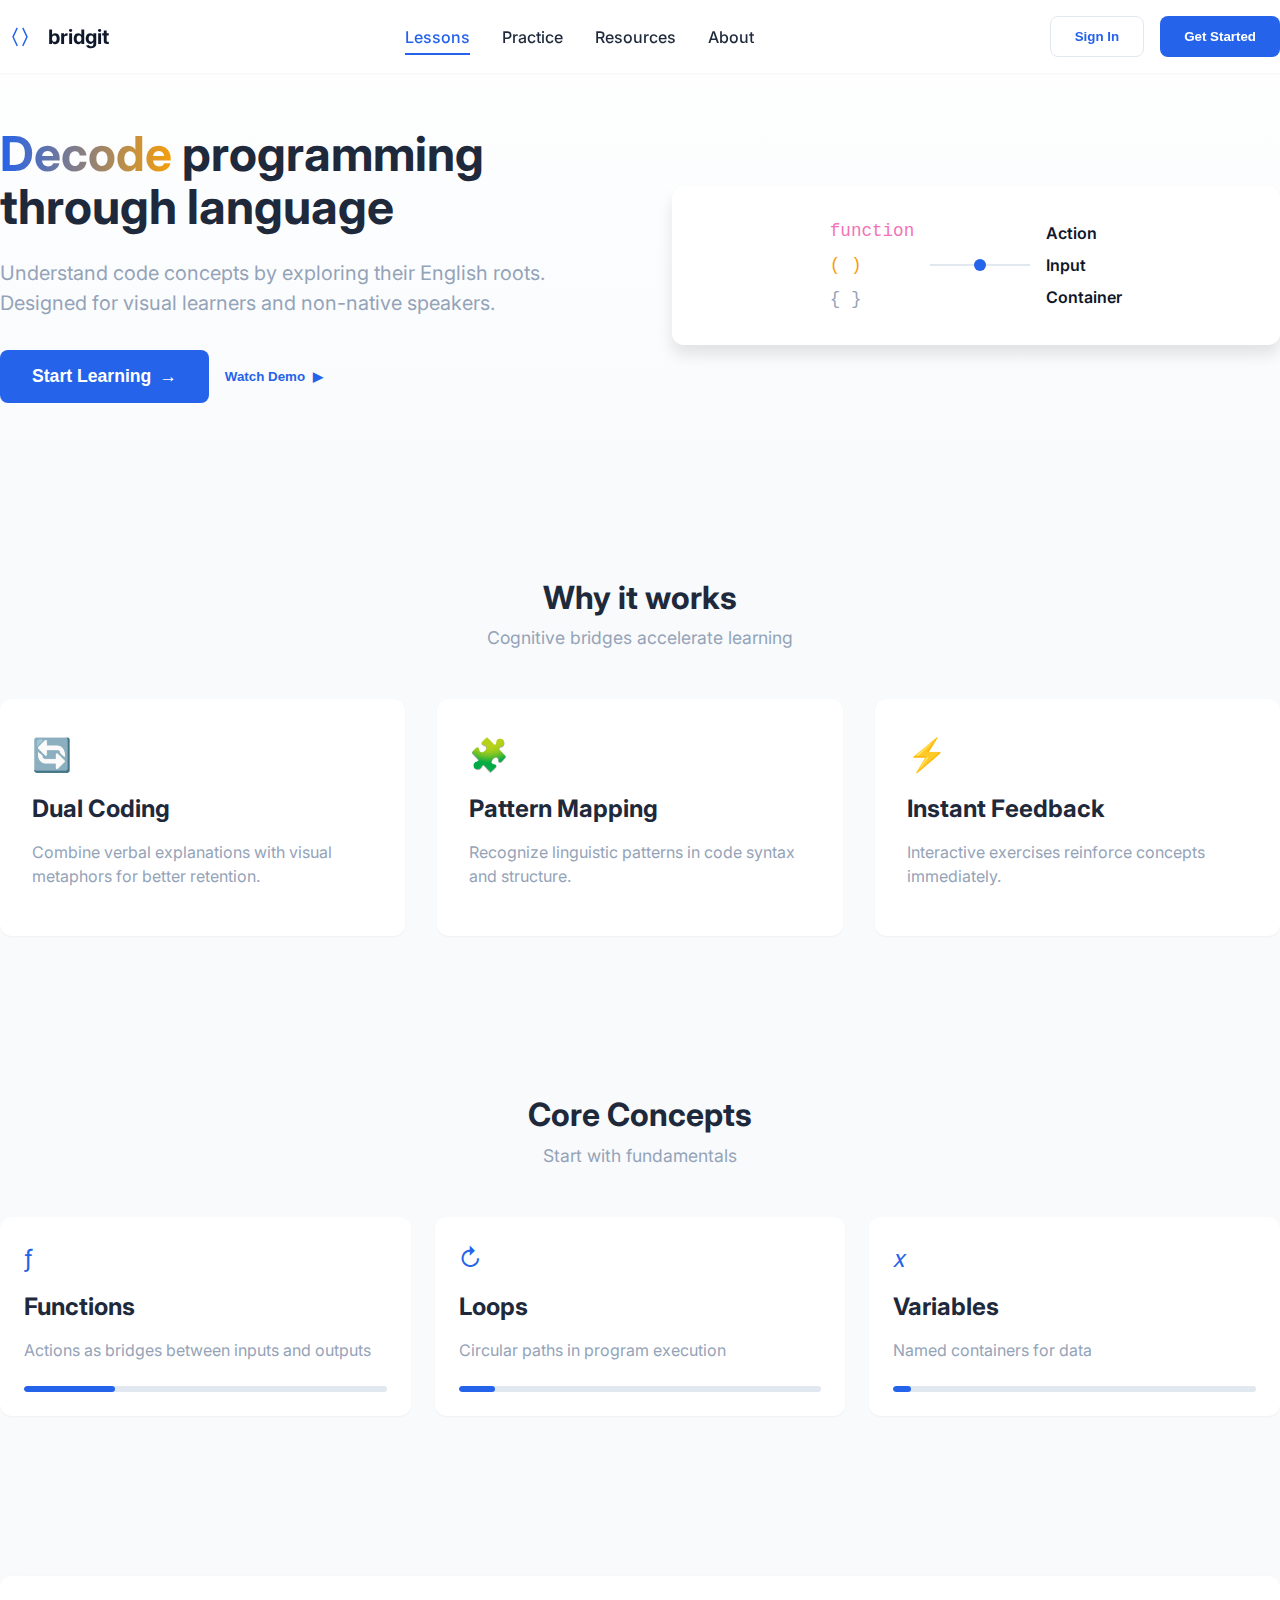
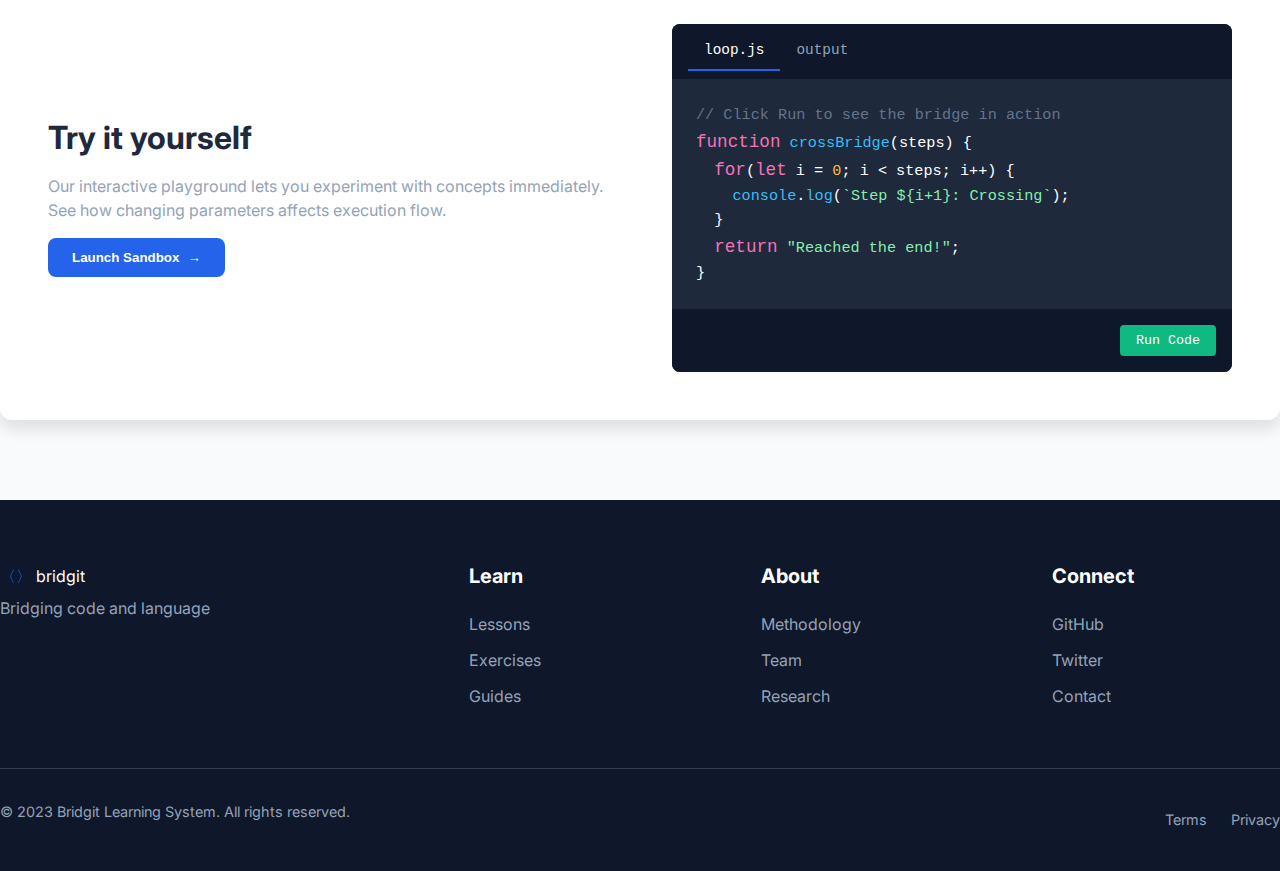
<file: index.html>
<!DOCTYPE html>
<html lang="en">
<head>
    <meta charset="UTF-8">
    <meta name="viewport" content="width=device-width, initial-scale=1.0">
    <title>Bridgit | Code ⇄ Language</title>
    <link rel="stylesheet" href="style.css">
    <link rel="preconnect" href="https://fonts.googleapis.com">
    <link rel="preconnect" href="https://fonts.gstatic.com" crossorigin>
    <link href="https://fonts.googleapis.com/css2?family=Inter:wght@400;500;600;700&display=swap" rel="stylesheet">
</head>
<body>
<!-- Navigation -->
<nav class="navbar">
    <div class="nav-container">
        <a href="#" class="logo">
            <span class="logo-icon">〈〉</span>
            <span class="logo-text">bridgit</span>
        </a>

        <div class="nav-links">
            <a href="#lessons" class="nav-link active">Lessons</a>
            <a href="#practice" class="nav-link">Practice</a>
            <a href="#resources" class="nav-link">Resources</a>
            <a href="#about" class="nav-link">About</a>
        </div>

        <div class="nav-actions">
            <button class="btn btn-secondary">Sign In</button>
            <button class="btn btn-primary">Get Started</button>
        </div>

        <button class="mobile-menu-btn">
            <span class="menu-line"></span>
            <span class="menu-line"></span>
        </button>
    </div>
</nav>

<!-- Hero Section -->
<section class="hero">
    <div class="hero-container">
        <div class="hero-content">
            <h1 class="hero-title">
                <span class="text-gradient">Decode</span> programming<br>
                through language
            </h1>
            <p class="hero-subtitle">
                Understand code concepts by exploring their English roots.<br>
                Designed for visual learners and non-native speakers.
            </p>
            <div class="hero-cta">
                <button class="btn btn-primary btn-lg">
                    Start Learning
                    <span class="arrow-icon">→</span>
                </button>
                <button class="btn btn-text">
                    Watch Demo
                    <span class="play-icon">▶</span>
                </button>
            </div>
        </div>

        <div class="hero-visual">
            <div class="code-bridge">
                <div class="code-side">
                    <span class="code-keyword">function</span>
                    <span class="code-symbol">( )</span>
                    <span class="code-brace">{ }</span>
                </div>
                <div class="bridge-line">
                    <div class="bridge-dot"></div>
                </div>
                <div class="language-side">
                    <span class="language-word">Action</span>
                    <span class="language-word">Input</span>
                    <span class="language-word">Container</span>
                </div>
            </div>
        </div>
    </div>
</section>

<!-- Features Grid -->
<section class="features">
    <div class="section-header">
        <h2 class="section-title">Why it works</h2>
        <p class="section-subtitle">Cognitive bridges accelerate learning</p>
    </div>

    <div class="features-grid">
        <div class="feature-card">
            <div class="feature-icon">🔄</div>
            <h3>Dual Coding</h3>
            <p>Combine verbal explanations with visual metaphors for better retention.</p>
        </div>

        <div class="feature-card">
            <div class="feature-icon">🧩</div>
            <h3>Pattern Mapping</h3>
            <p>Recognize linguistic patterns in code syntax and structure.</p>
        </div>

        <div class="feature-card">
            <div class="feature-icon">⚡</div>
            <h3>Instant Feedback</h3>
            <p>Interactive exercises reinforce concepts immediately.</p>
        </div>
    </div>
</section>

<!-- Lessons Preview -->
<section id="lessons" class="lessons">
    <div class="section-header">
        <h2 class="section-title">Core Concepts</h2>
        <p class="section-subtitle">Start with fundamentals</p>
    </div>

    <div class="lessons-grid">
        <a href="lessons/functions.html" class="lesson-card">
            <div class="lesson-icon">ƒ</div>
            <h3>Functions</h3>
            <p>Actions as bridges between inputs and outputs</p>
            <div class="progress-bar">
                <div class="progress-fill" style="width: 25%"></div>
            </div>
        </a>

        <a href="lessons/loops.html" class="lesson-card">
            <div class="lesson-icon">↻</div>
            <h3>Loops</h3>
            <p>Circular paths in program execution</p>
            <div class="progress-bar">
                <div class="progress-fill" style="width: 10%"></div>
            </div>
        </a>

        <a href="lessons/variables.html" class="lesson-card">
            <div class="lesson-icon">𝑥</div>
            <h3>Variables</h3>
            <p>Named containers for data</p>
            <div class="progress-bar">
                <div class="progress-fill" style="width: 5%"></div>
            </div>
        </a>
    </div>
</section>

<!-- Interactive Demo -->
<section id="practice" class="demo">
    <div class="demo-container">
        <div class="demo-content">
            <h2 class="demo-title">Try it yourself</h2>
            <p class="demo-text">
                Our interactive playground lets you experiment with concepts immediately.
                See how changing parameters affects execution flow.
            </p>
            <button class="btn btn-primary">
                Launch Sandbox
                <span class="arrow-icon">→</span>
            </button>
        </div>

        <div class="demo-visual">
            <div class="code-editor">
                <div class="editor-tabs">
                    <span class="tab active">loop.js</span>
                    <span class="tab">output</span>
                </div>
                <pre class="code-preview">
<span class="code-comment">// Click Run to see the bridge in action</span>
<span class="code-keyword">function</span> <span class="code-function">crossBridge</span>(steps) {
  <span class="code-keyword">for</span>(<span class="code-keyword">let</span> i = <span class="code-number">0</span>; i < steps; i++) {
    <span class="code-function">console</span>.<span class="code-function">log</span>(<span class="code-string">`Step ${i+1}: Crossing`</span>);
  }
  <span class="code-keyword">return</span> <span class="code-string">"Reached the end!"</span>;
}</pre>
                <div class="editor-footer">
                    <button class="run-btn">Run Code</button>
                </div>
            </div>
        </div>
    </div>
</section>

<!-- Footer -->
<footer class="footer">
    <div class="footer-container">
        <div class="footer-brand">
            <span class="logo-icon">〈〉</span>
            <span class="logo-text">bridgit</span>
            <p class="footer-tagline">Bridging code and language</p>
        </div>

        <div class="footer-links">
            <div class="link-group">
                <h4>Learn</h4>
                <a href="#">Lessons</a>
                <a href="#">Exercises</a>
                <a href="#">Guides</a>
            </div>

            <div class="link-group">
                <h4>About</h4>
                <a href="#">Methodology</a>
                <a href="#">Team</a>
                <a href="#">Research</a>
            </div>

            <div class="link-group">
                <h4>Connect</h4>
                <a href="#">GitHub</a>
                <a href="#">Twitter</a>
                <a href="#">Contact</a>
            </div>
        </div>
    </div>

    <div class="footer-bottom">
        <p>© 2023 Bridgit Learning System. All rights reserved.</p>
        <div class="legal-links">
            <a href="#">Terms</a>
            <a href="#">Privacy</a>
        </div>
    </div>
</footer>

<script src="script.js"></script>
</body>
</html>
</file>
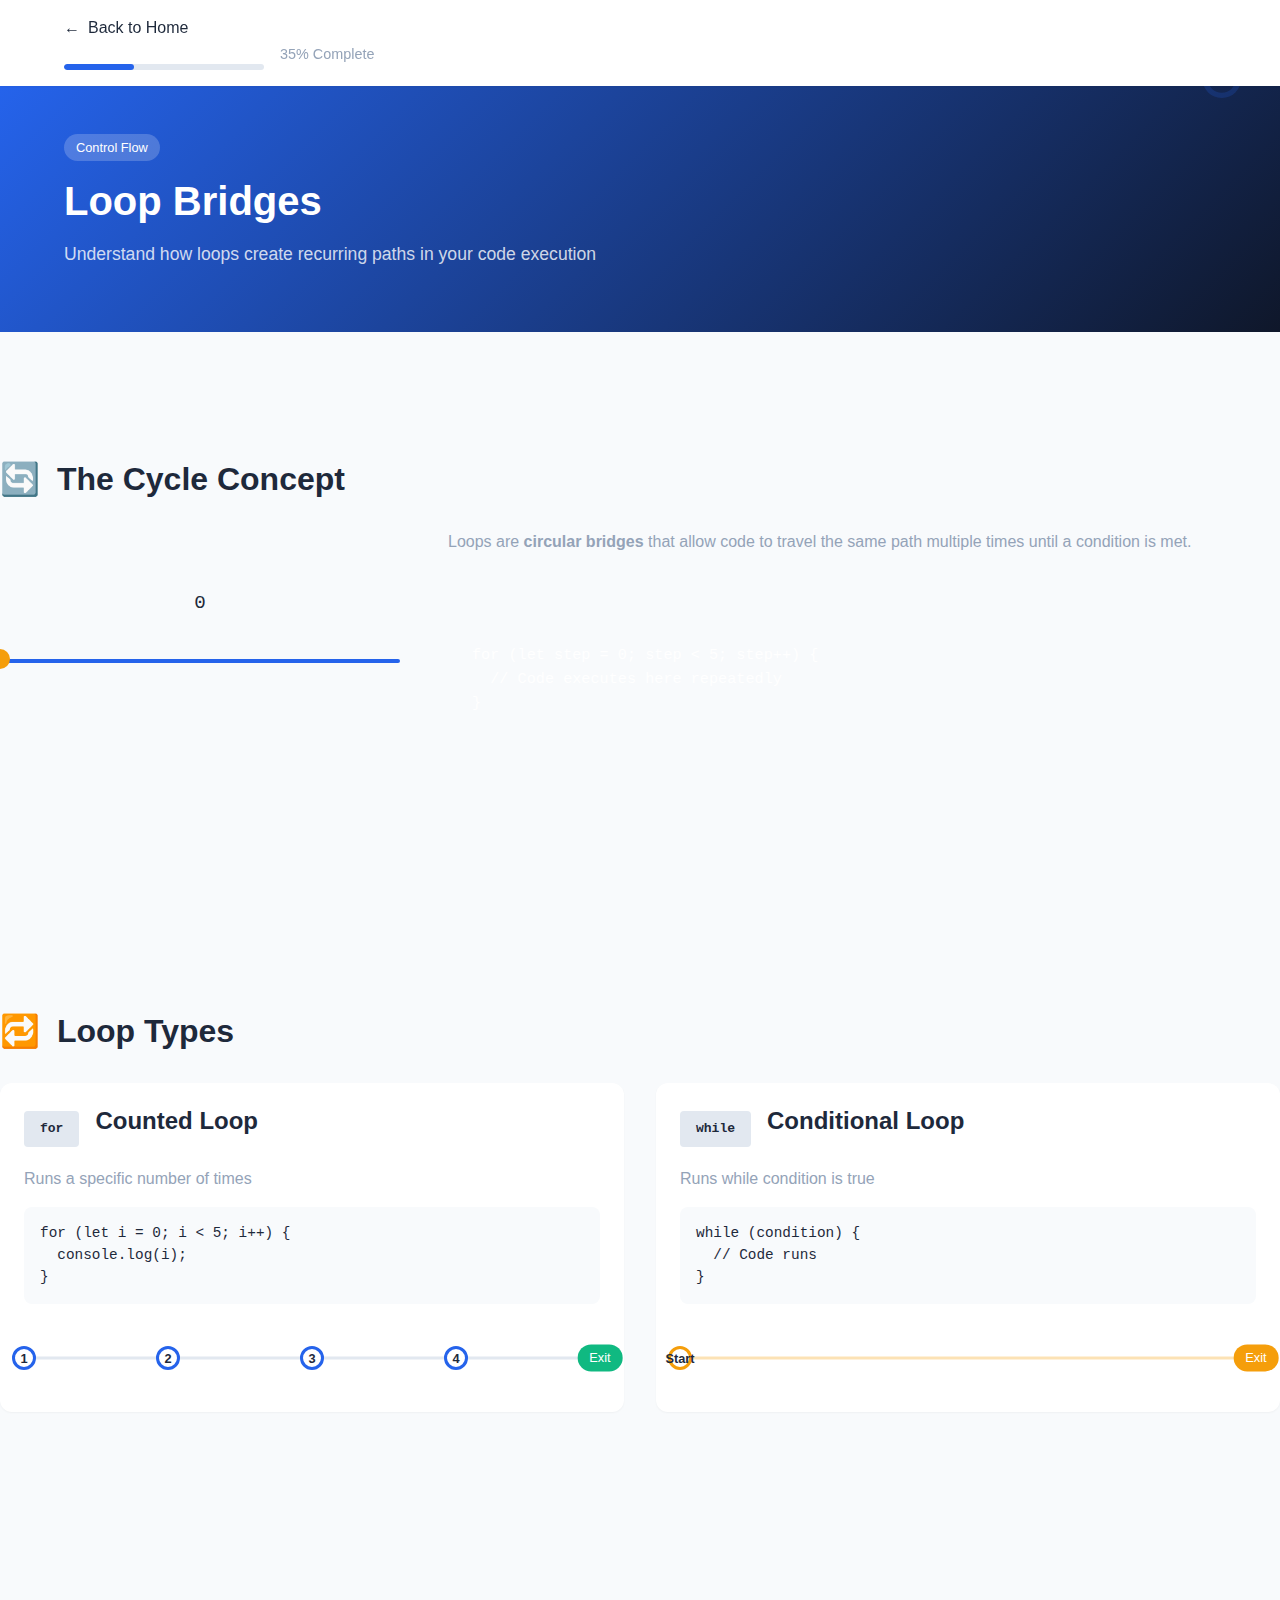
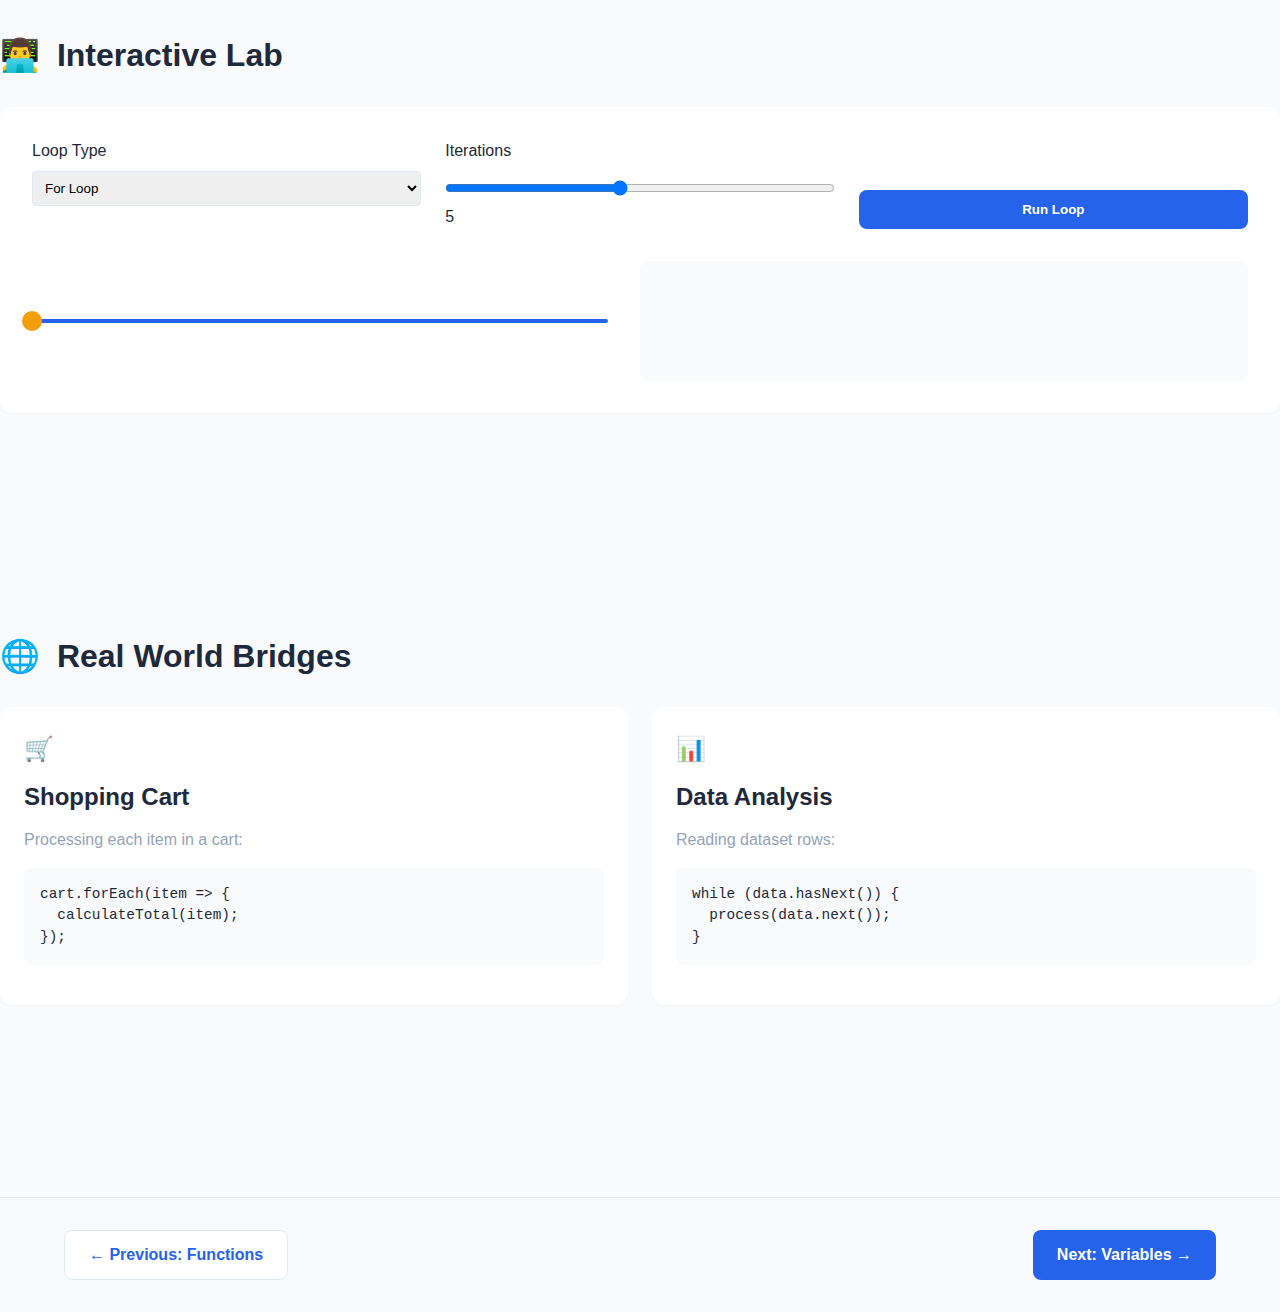
<file: lessons/loops.html>
<!DOCTYPE html>
<html lang="en">
<head>
    <meta charset="UTF-8">
    <meta name="viewport" content="width=device-width, initial-scale=1.0">
    <title>Loop Bridges | Bridgit</title>
    <link rel="stylesheet" href="../style.css">
    <link rel="stylesheet" href="../lessons/lesson-styles.css">
</head>
<body>
<!-- Lesson Navigation -->
<nav class="lesson-nav">
    <div class="container">
        <a href="../index.html" class="back-btn">
            <span class="arrow-icon">←</span> Back to Home
        </a>
        <div class="lesson-progress">
            <div class="progress-bar">
                <div class="progress-fill" style="width: 35%"></div>
            </div>
            <span>35% Complete</span>
        </div>
    </div>
</nav>

<!-- Lesson Header -->
<header class="lesson-header">
    <div class="container">
        <div class="lesson-meta">
            <span class="lesson-category">Control Flow</span>
            <h1>Loop Bridges</h1>
            <p class="lesson-description">Understand how loops create recurring paths in your code execution</p>
        </div>
        <div class="lesson-icon">↻</div>
    </div>
</header>

<!-- Lesson Content -->
<main class="lesson-container">
    <section class="lesson-section">
        <h2><span class="section-icon">🔄</span> The Cycle Concept</h2>

        <div class="concept-visualization">
            <div class="loop-animation">
                <div class="loop-path"></div>
                <div class="loop-runner"></div>
                <div class="loop-counter">0</div>
            </div>
            <div class="concept-explanation">
                <p>Loops are <strong>circular bridges</strong> that allow code to travel the same path multiple times until a condition is met.</p>
                <div class="code-preview">
            <pre><code>for (let step = 0; step < 5; step++) {
  // Code executes here repeatedly
}</code></pre>
                </div>
            </div>
        </div>
    </section>

    <section class="lesson-section">
        <h2><span class="section-icon">🔁</span> Loop Types</h2>

        <div class="loop-types-grid">
            <div class="loop-card">
                <div class="loop-header">
                    <div class="loop-icon">for</div>
                    <h3>Counted Loop</h3>
                </div>
                <p>Runs a specific number of times</p>
                <div class="code-compact">
            <pre><code>for (let i = 0; i < 5; i++) {
  console.log(i);
}</code></pre>
                </div>
                <div class="loop-visual">
                    <div class="loop-line"></div>
                    <div class="loop-point" style="--pos: 0%">1</div>
                    <div class="loop-point" style="--pos: 25%">2</div>
                    <div class="loop-point" style="--pos: 50%">3</div>
                    <div class="loop-point" style="--pos: 75%">4</div>
                    <div class="loop-exit">Exit</div>
                </div>
            </div>

            <div class="loop-card">
                <div class="loop-header">
                    <div class="loop-icon">while</div>
                    <h3>Conditional Loop</h3>
                </div>
                <p>Runs while condition is true</p>
                <div class="code-compact">
            <pre><code>while (condition) {
  // Code runs
}</code></pre>
                </div>
                <div class="loop-visual">
                    <div class="loop-line conditional"></div>
                    <div class="loop-point conditional">Start</div>
                    <div class="loop-exit conditional">Exit</div>
                </div>
            </div>
        </div>
    </section>

    <section class="lesson-section interactive-section">
        <h2><span class="section-icon">👨‍💻</span> Interactive Lab</h2>

        <div class="interactive-lab">
            <div class="lab-controls">
                <div class="control-group">
                    <label>Loop Type</label>
                    <select id="loop-type-select">
                        <option value="for">For Loop</option>
                        <option value="while">While Loop</option>
                    </select>
                </div>

                <div class="control-group">
                    <label>Iterations</label>
                    <input type="range" id="loop-iterations" min="1" max="10" value="5">
                    <span id="iterations-display">5</span>
                </div>

                <button class="btn btn-primary" id="run-loop-btn">
                    Run Loop
                </button>
            </div>

            <div class="lab-visualization">
                <div class="loop-animation-container">
                    <div class="dynamic-loop-path"></div>
                    <div class="dynamic-loop-runner"></div>
                </div>
                <div class="loop-console" id="loop-output"></div>
            </div>
        </div>
    </section>

    <section class="lesson-section real-world-section">
        <h2><span class="section-icon">🌐</span> Real World Bridges</h2>

        <div class="example-cards">
            <div class="example-card">
                <div class="example-icon">🛒</div>
                <h3>Shopping Cart</h3>
                <p>Processing each item in a cart:</p>
                <div class="code-compact">
            <pre><code>cart.forEach(item => {
  calculateTotal(item);
});</code></pre>
                </div>
            </div>

            <div class="example-card">
                <div class="example-icon">📊</div>
                <h3>Data Analysis</h3>
                <p>Reading dataset rows:</p>
                <div class="code-compact">
            <pre><code>while (data.hasNext()) {
  process(data.next());
}</code></pre>
                </div>
            </div>
        </div>
    </section>
</main>

<!-- Lesson Navigation Footer -->
<footer class="lesson-footer">
    <div class="container">
        <a href="functions.html" class="btn btn-secondary">
            ← Previous: Functions
        </a>
        <a href="variables.html" class="btn btn-primary">
            Next: Variables →
        </a>
    </div>
</footer>

<script src="../lessons/lesson-scripts.js"></script>
</body>
</html>
</file>
<file: style.css>
/* Base Styles */
:root {
    --primary: #2563eb;
    --primary-light: #3b82f6;
    --secondary: #f59e0b;
    --dark: #1e293b;
    --darker: #0f172a;
    --light: #f8fafc;
    --gray: #94a3b8;
    --light-gray: #e2e8f0;
    --success: #10b981;

    --shadow-sm: 0 1px 2px rgba(0,0,0,0.04);
    --shadow-md: 0 4px 6px rgba(0,0,0,0.1);
    --shadow-lg: 0 10px 15px rgba(0,0,0,0.1);

    --radius-sm: 4px;
    --radius-md: 8px;
    --radius-lg: 12px;

    --transition: all 0.2s ease;
}

* {
    margin: 0;
    padding: 0;
    box-sizing: border-box;
}

body {
    font-family: 'Inter', -apple-system, BlinkMacSystemFont, sans-serif;
    line-height: 1.5;
    color: var(--dark);
    background-color: var(--light);
    -webkit-font-smoothing: antialiased;
}

/* Typography */
h1, h2, h3, h4 {
    font-weight: 700;
    line-height: 1.2;
    margin-bottom: 1rem;
}

h1 { font-size: 2.5rem; }
h2 { font-size: 2rem; }
h3 { font-size: 1.5rem; }
h4 { font-size: 1.25rem; }

p {
    margin-bottom: 1rem;
    color: var(--gray);
}

.text-gradient {
    background: linear-gradient(90deg, var(--primary), var(--secondary));
    -webkit-background-clip: text;
    background-clip: text;
    color: transparent;
}

/* Layout */
.container {
    width: 100%;
    max-width: 1200px;
    margin: 0 auto;
    padding: 0 1.5rem;
}

section {
    padding: 5rem 0;
}

.section-header {
    text-align: center;
    margin-bottom: 3rem;
}

.section-title {
    font-size: 2rem;
    margin-bottom: 0.5rem;
}

.section-subtitle {
    color: var(--gray);
    font-size: 1.1rem;
}

/* Buttons */
.btn {
    display: inline-flex;
    align-items: center;
    justify-content: center;
    padding: 0.75rem 1.5rem;
    border-radius: var(--radius-md);
    font-weight: 600;
    text-decoration: none;
    cursor: pointer;
    transition: var(--transition);
    border: none;
    gap: 0.5rem;
}

.btn-primary {
    background: var(--primary);
    color: white;
}

.btn-primary:hover {
    background: var(--primary-light);
    transform: translateY(-2px);
    box-shadow: var(--shadow-md);
}

.btn-secondary {
    background: white;
    color: var(--primary);
    border: 1px solid var(--light-gray);
}

.btn-secondary:hover {
    border-color: var(--gray);
    transform: translateY(-2px);
}

.btn-lg {
    padding: 1rem 2rem;
    font-size: 1.1rem;
}

.btn-text {
    background: none;
    color: var(--primary);
    padding: 0;
}

.btn-text:hover {
    text-decoration: underline;
}

/* Navigation */
.navbar {
    position: fixed;
    top: 0;
    left: 0;
    right: 0;
    background: white;
    box-shadow: var(--shadow-sm);
    z-index: 100;
    padding: 1rem 0;
}

.nav-container {
    display: flex;
    justify-content: space-between;
    align-items: center;
}

.logo {
    display: flex;
    align-items: center;
    gap: 0.5rem;
    text-decoration: none;
    font-weight: 700;
    font-size: 1.25rem;
    color: var(--darker);
}

.logo-icon {
    color: var(--primary);
}

.nav-links {
    display: flex;
    gap: 2rem;
}

.nav-link {
    text-decoration: none;
    color: var(--dark);
    font-weight: 500;
    transition: var(--transition);
    position: relative;
}

.nav-link:hover {
    color: var(--primary);
}

.nav-link.active {
    color: var(--primary);
}

.nav-link.active::after {
    content: '';
    position: absolute;
    bottom: -6px;
    left: 0;
    right: 0;
    height: 2px;
    background: var(--primary);
}

.nav-actions {
    display: flex;
    gap: 1rem;
}

.mobile-menu-btn {
    display: none;
    background: none;
    border: none;
    cursor: pointer;
}

.menu-line {
    display: block;
    width: 24px;
    height: 2px;
    background: var(--dark);
    margin: 4px 0;
}

/* Hero Section */
.hero {
    padding-top: 8rem;
    padding-bottom: 6rem;
    background: linear-gradient(to bottom, white, #f8fafc);
}

.hero-container {
    display: flex;
    align-items: center;
    gap: 4rem;
}

.hero-content {
    flex: 1;
}

.hero-title {
    font-size: 3rem;
    margin-bottom: 1.5rem;
    line-height: 1.1;
}

.hero-subtitle {
    font-size: 1.25rem;
    margin-bottom: 2rem;
    color: var(--gray);
}

.hero-cta {
    display: flex;
    gap: 1rem;
    margin-top: 2rem;
}

.hero-visual {
    flex: 1;
}

.code-bridge {
    display: flex;
    align-items: center;
    justify-content: center;
    gap: 1rem;
    background: white;
    border-radius: var(--radius-lg);
    padding: 2rem;
    box-shadow: var(--shadow-lg);
}

.code-side, .language-side {
    display: flex;
    flex-direction: column;
    gap: 0.5rem;
}

.code-keyword {
    color: var(--primary);
    font-family: monospace;
    font-size: 1.1rem;
}

.code-symbol {
    color: var(--secondary);
    font-family: monospace;
    font-size: 1.1rem;
}

.code-brace {
    color: var(--gray);
    font-family: monospace;
    font-size: 1.1rem;
}

.language-word {
    font-weight: 600;
    color: var(--darker);
}

.bridge-line {
    position: relative;
    height: 2px;
    background: var(--light-gray);
    flex: 1;
    max-width: 100px;
}

.bridge-dot {
    position: absolute;
    left: 50%;
    top: 50%;
    transform: translate(-50%, -50%);
    width: 12px;
    height: 12px;
    border-radius: 50%;
    background: var(--primary);
    animation: pulse 2s infinite;
}

@keyframes pulse {
    0% { transform: translate(-50%, -50%) scale(1); }
    50% { transform: translate(-50%, -50%) scale(1.2); }
    100% { transform: translate(-50%, -50%) scale(1); }
}

/* Features Grid */
.features-grid {
    display: grid;
    grid-template-columns: repeat(auto-fit, minmax(300px, 1fr));
    gap: 2rem;
    margin-top: 2rem;
}

.feature-card {
    background: white;
    border-radius: var(--radius-lg);
    padding: 2rem;
    box-shadow: var(--shadow-sm);
    transition: var(--transition);
}

.feature-card:hover {
    transform: translateY(-5px);
    box-shadow: var(--shadow-md);
}

.feature-icon {
    font-size: 2rem;
    margin-bottom: 1rem;
}

/* Lessons Grid */
.lessons-grid {
    display: grid;
    grid-template-columns: repeat(auto-fit, minmax(280px, 1fr));
    gap: 1.5rem;
    margin-top: 2rem;
}

.lesson-card {
    background: white;
    border-radius: var(--radius-lg);
    padding: 1.5rem;
    box-shadow: var(--shadow-sm);
    transition: var(--transition);
    text-decoration: none;
    color: inherit;
}

.lesson-card:hover {
    transform: translateY(-5px);
    box-shadow: var(--shadow-md);
}

.lesson-icon {
    font-size: 1.5rem;
    margin-bottom: 1rem;
    color: var(--primary);
}

.progress-bar {
    height: 6px;
    background: var(--light-gray);
    border-radius: 3px;
    margin-top: 1.5rem;
    overflow: hidden;
}

.progress-fill {
    height: 100%;
    background: var(--primary);
    border-radius: 3px;
    transition: width 0.5s ease;
}

/* Interactive Demo */
.demo-container {
    display: flex;
    align-items: center;
    gap: 4rem;
    background: white;
    border-radius: var(--radius-lg);
    padding: 3rem;
    box-shadow: var(--shadow-lg);
}

.demo-content {
    flex: 1;
}

.demo-visual {
    flex: 1;
}

.code-editor {
    background: #1e293b;
    border-radius: var(--radius-md);
    overflow: hidden;
}

.editor-tabs {
    display: flex;
    background: #0f172a;
    padding: 0.5rem 1rem;
}

.tab {
    color: var(--gray);
    padding: 0.5rem 1rem;
    font-family: monospace;
    font-size: 0.9rem;
    cursor: pointer;
}

.tab.active {
    color: white;
    border-bottom: 2px solid var(--primary);
}

.code-preview {
    padding: 1.5rem;
    font-family: monospace;
    color: white;
    line-height: 1.6;
    font-size: 0.95rem;
    white-space: pre-wrap;
}

.code-keyword {
    color: #f472b6;
}

.code-function {
    color: #38bdf8;
}

.code-string {
    color: #86efac;
}

.code-number {
    color: #fbbf24;
}

.code-comment {
    color: #64748b;
}

.editor-footer {
    padding: 1rem;
    background: #0f172a;
    display: flex;
    justify-content: flex-end;
}

.run-btn {
    background: var(--success);
    color: white;
    border: none;
    padding: 0.5rem 1rem;
    border-radius: var(--radius-sm);
    font-family: monospace;
    cursor: pointer;
}

.run-btn:hover {
    background: #059669;
}

/* Footer */
.footer {
    background: var(--darker);
    color: white;
    padding: 4rem 0 2rem;
}

.footer-container {
    display: flex;
    gap: 4rem;
    margin-bottom: 3rem;
}

.footer-brand {
    flex: 1;
}

.footer-tagline {
    color: var(--gray);
    margin-top: 0.5rem;
}

.footer-links {
    flex: 2;
    display: flex;
    gap: 4rem;
}

.link-group {
    flex: 1;
}

.link-group h4 {
    color: white;
    margin-bottom: 1.5rem;
}

.link-group a {
    display: block;
    color: var(--gray);
    text-decoration: none;
    margin-bottom: 0.75rem;
    transition: var(--transition);
}

.link-group a:hover {
    color: white;
}

.footer-bottom {
    display: flex;
    justify-content: space-between;
    align-items: center;
    padding-top: 2rem;
    border-top: 1px solid #334155;
    color: var(--gray);
    font-size: 0.9rem;
}

.legal-links {
    display: flex;
    gap: 1.5rem;
}

.legal-links a {
    color: var(--gray);
    text-decoration: none;
}

.legal-links a:hover {
    color: white;
}

/* Responsive Design */
@media (max-width: 1024px) {
    .hero-container,
    .demo-container {
        flex-direction: column;
        gap: 2rem;
    }

    .hero-title {
        font-size: 2.5rem;
    }

    .footer-container {
        flex-direction: column;
        gap: 2rem;
    }

    .footer-links {
        flex-wrap: wrap;
        gap: 2rem;
    }
}

@media (max-width: 768px) {
    .nav-links,
    .nav-actions {
        display: none;
    }

    .mobile-menu-btn {
        display: block;
    }

    .hero {
        padding-top: 6rem;
    }

    .hero-title {
        font-size: 2rem;
    }

    .hero-subtitle {
        font-size: 1.1rem;
    }

    .hero-cta {
        flex-direction: column;
    }

    section {
        padding: 3rem 0;
    }

    .demo-container {
        padding: 2rem;
    }
}

@media (max-width: 480px) {
    .hero-title {
        font-size: 1.8rem;
    }

    .features-grid,
    .lessons-grid {
        grid-template-columns: 1fr;
    }

    .code-bridge {
        flex-direction: column;
        align-items: flex-start;
        gap: 1.5rem;
    }

    .bridge-line {
        width: 100%;
        max-width: none;
        height: 1px;
    }
}
</file>
<file: lessons/lesson-styles.css>
/* Lesson Specific Styles */
.lesson-nav {
    background: white;
    box-shadow: var(--shadow-sm);
    padding: 1rem 0;
    position: sticky;
    top: 0;
    z-index: 90;
}

.back-btn {
    display: inline-flex;
    align-items: center;
    gap: 0.5rem;
    text-decoration: none;
    color: var(--dark);
    font-weight: 500;
}

.lesson-progress {
    display: flex;
    align-items: center;
    gap: 1rem;
}

.lesson-progress .progress-bar {
    width: 200px;
    height: 6px;
}

.lesson-progress span {
    font-size: 0.9rem;
    color: var(--gray);
}

.lesson-header {
    background: linear-gradient(135deg, var(--primary), var(--darker));
    color: white;
    padding: 3rem 0;
}

.lesson-meta {
    max-width: 600px;
}

.lesson-category {
    display: inline-block;
    background: rgba(255,255,255,0.2);
    padding: 0.25rem 0.75rem;
    border-radius: 1rem;
    font-size: 0.8rem;
    margin-bottom: 1rem;
}

.lesson-description {
    color: rgba(255,255,255,0.8);
    font-size: 1.1rem;
}

.lesson-icon {
    font-size: 4rem;
    opacity: 0.2;
    position: absolute;
    right: 2rem;
    top: 2rem;
}

.lesson-container {
    padding: 3rem 0;
}

.lesson-section {
    margin-bottom: 4rem;
}

.section-icon {
    margin-right: 0.5rem;
}

.concept-visualization {
    display: flex;
    gap: 3rem;
    align-items: center;
    margin-top: 2rem;
}

.loop-animation {
    flex: 1;
    max-width: 400px;
    height: 200px;
    position: relative;
}

.loop-path {
    position: absolute;
    top: 50%;
    left: 0;
    right: 0;
    height: 4px;
    background: var(--primary);
    border-radius: 2px;
}

.loop-runner {
    position: absolute;
    left: 0;
    top: 50%;
    width: 20px;
    height: 20px;
    background: var(--secondary);
    border-radius: 50%;
    transform: translate(-50%, -50%);
    animation: loop-run 4s linear infinite;
}

.loop-counter {
    position: absolute;
    top: 30px;
    left: 50%;
    transform: translateX(-50%);
    font-family: monospace;
    font-size: 1.2rem;
    color: var(--dark);
}

@keyframes loop-run {
    0% { left: 0%; }
    100% { left: 100%; }
}

.loop-types-grid {
    display: grid;
    grid-template-columns: repeat(auto-fit, minmax(300px, 1fr));
    gap: 2rem;
    margin-top: 2rem;
}

.loop-card {
    background: white;
    border-radius: var(--radius-lg);
    padding: 1.5rem;
    box-shadow: var(--shadow-sm);
    transition: var(--transition);
}

.loop-card:hover {
    transform: translateY(-5px);
    box-shadow: var(--shadow-md);
}

.loop-header {
    display: flex;
    align-items: center;
    gap: 1rem;
    margin-bottom: 1rem;
}

.loop-icon {
    font-family: monospace;
    background: var(--light-gray);
    padding: 0.5rem 1rem;
    border-radius: var(--radius-sm);
    font-weight: 600;
}

.code-compact pre {
    margin: 1rem 0;
    font-size: 0.9rem;
    background: #f8fafc;
    padding: 1rem;
    border-radius: var(--radius-md);
}

.loop-visual {
    height: 60px;
    position: relative;
    margin-top: 1.5rem;
}

.loop-line {
    position: absolute;
    top: 50%;
    left: 0;
    right: 0;
    height: 3px;
    background: var(--light-gray);
    transform: translateY(-50%);
}

.loop-line.conditional {
    background: var(--secondary);
    opacity: 0.3;
}

.loop-point {
    position: absolute;
    top: 50%;
    left: var(--pos);
    width: 24px;
    height: 24px;
    background: white;
    border: 3px solid var(--primary);
    border-radius: 50%;
    display: flex;
    align-items: center;
    justify-content: center;
    font-weight: bold;
    font-size: 0.8rem;
    transform: translate(-50%, -50%);
}

.loop-point.conditional {
    border-color: var(--secondary);
}

.loop-exit {
    position: absolute;
    right: 0;
    top: 50%;
    background: var(--success);
    color: white;
    padding: 0.25rem 0.75rem;
    border-radius: 1rem;
    font-size: 0.8rem;
    transform: translate(50%, -50%);
}

.loop-exit.conditional {
    background: var(--secondary);
}

.interactive-lab {
    background: white;
    border-radius: var(--radius-lg);
    padding: 2rem;
    box-shadow: var(--shadow-sm);
    margin-top: 2rem;
}

.lab-controls {
    display: grid;
    grid-template-columns: repeat(auto-fit, minmax(200px, 1fr));
    gap: 1.5rem;
    margin-bottom: 2rem;
}

.control-group {
    display: flex;
    flex-direction: column;
}

.control-group label {
    font-weight: 500;
    margin-bottom: 0.5rem;
    color: var(--dark);
}

.control-group select,
.control-group input[type="range"] {
    padding: 0.5rem;
    border: 1px solid var(--light-gray);
    border-radius: var(--radius-sm);
}

#run-loop-btn {
    align-self: flex-end;
}

.lab-visualization {
    display: flex;
    gap: 2rem;
}

.loop-animation-container {
    flex: 1;
    height: 120px;
    position: relative;
}

.dynamic-loop-path {
    position: absolute;
    top: 50%;
    left: 0;
    right: 0;
    height: 4px;
    background: var(--primary);
    border-radius: 2px;
    transform: translateY(-50%);
}

.dynamic-loop-runner {
    position: absolute;
    left: 0;
    top: 50%;
    width: 20px;
    height: 20px;
    background: var(--secondary);
    border-radius: 50%;
    transform: translate(-50%, -50%);
}

.loop-console {
    flex: 1;
    background: #f8fafc;
    border-radius: var(--radius-md);
    padding: 1rem;
    font-family: monospace;
    font-size: 0.9rem;
    max-height: 120px;
    overflow-y: auto;
}

.example-cards {
    display: grid;
    grid-template-columns: repeat(auto-fit, minmax(250px, 1fr));
    gap: 1.5rem;
    margin-top: 2rem;
}

.example-card {
    background: white;
    border-radius: var(--radius-lg);
    padding: 1.5rem;
    box-shadow: var(--shadow-sm);
}

.example-icon {
    font-size: 1.5rem;
    margin-bottom: 1rem;
}

.lesson-footer {
    padding: 2rem 0;
    border-top: 1px solid var(--light-gray);
}

.lesson-footer .container {
    display: flex;
    justify-content: space-between;
}

@media (max-width: 768px) {
    .concept-visualization {
        flex-direction: column;
    }

    .lab-visualization {
        flex-direction: column;
    }

    .lesson-footer .container {
        flex-direction: column;
        gap: 1rem;
    }
}
</file>
